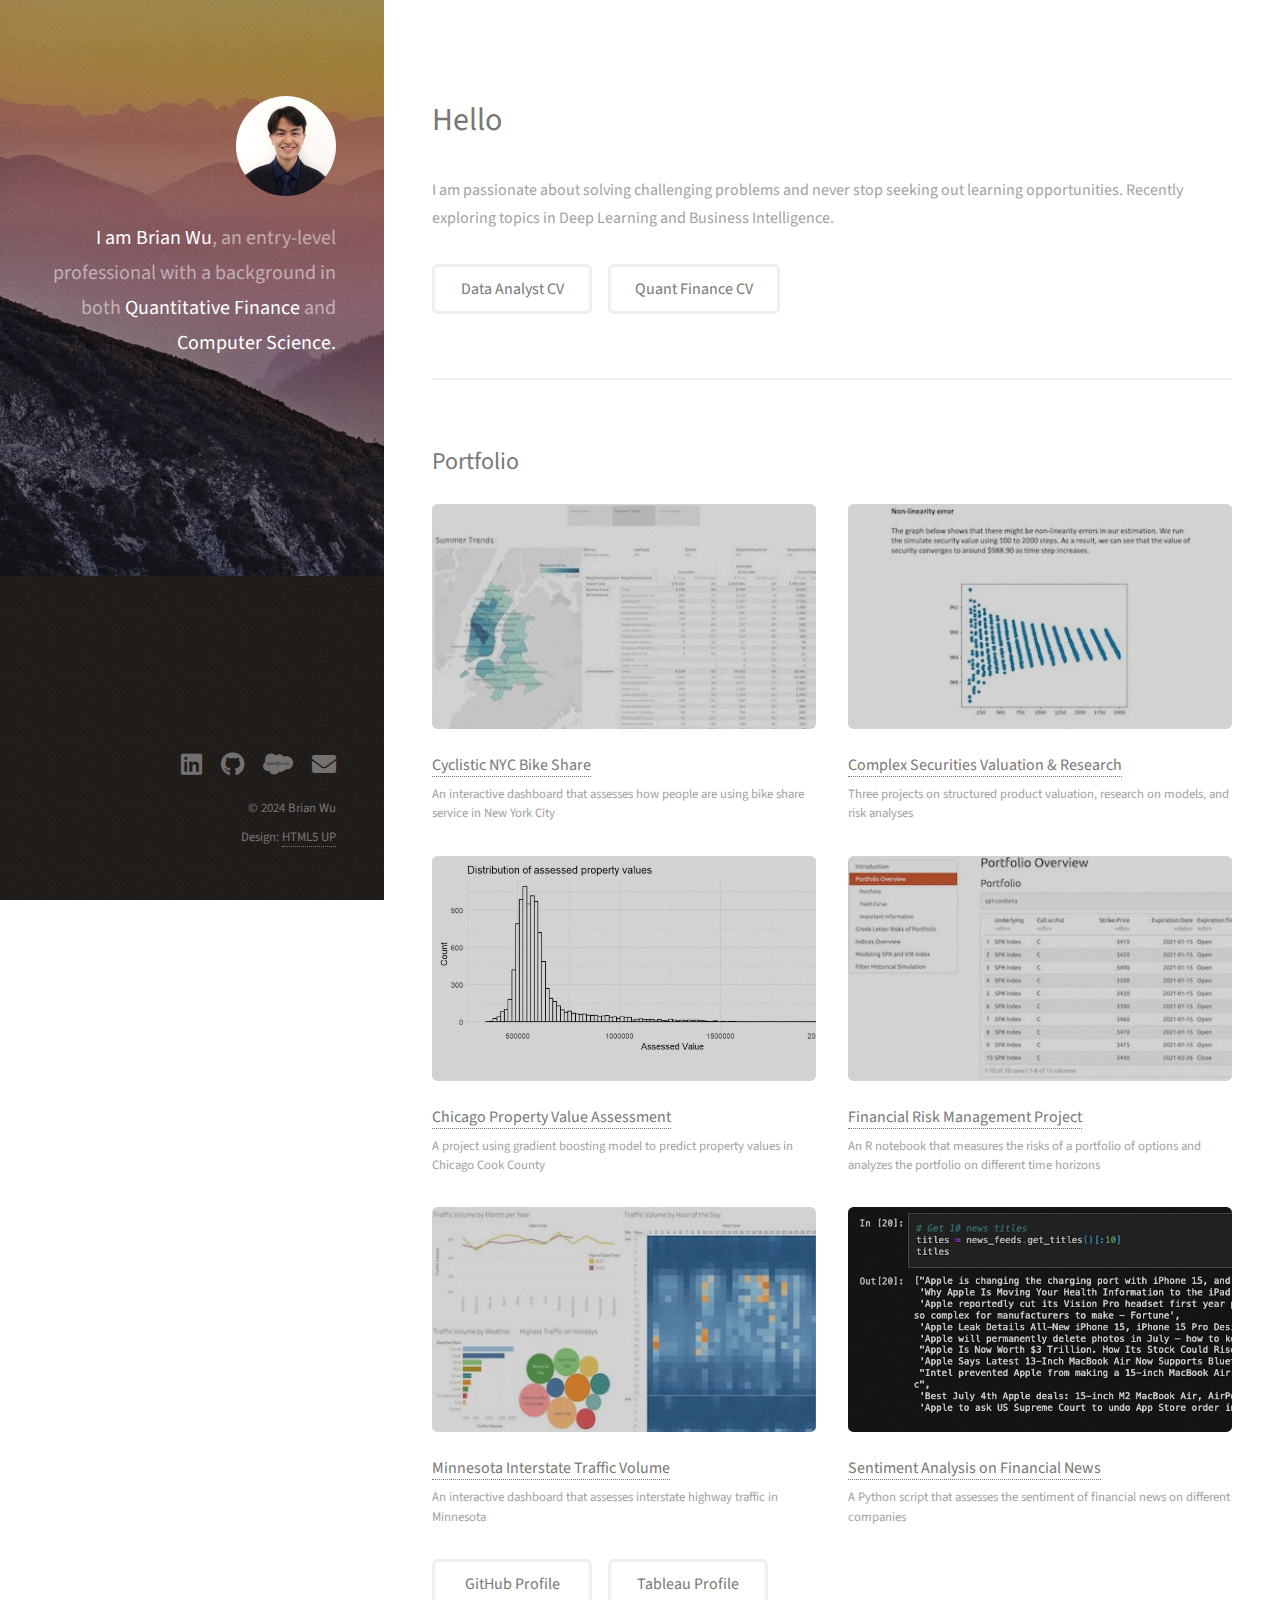
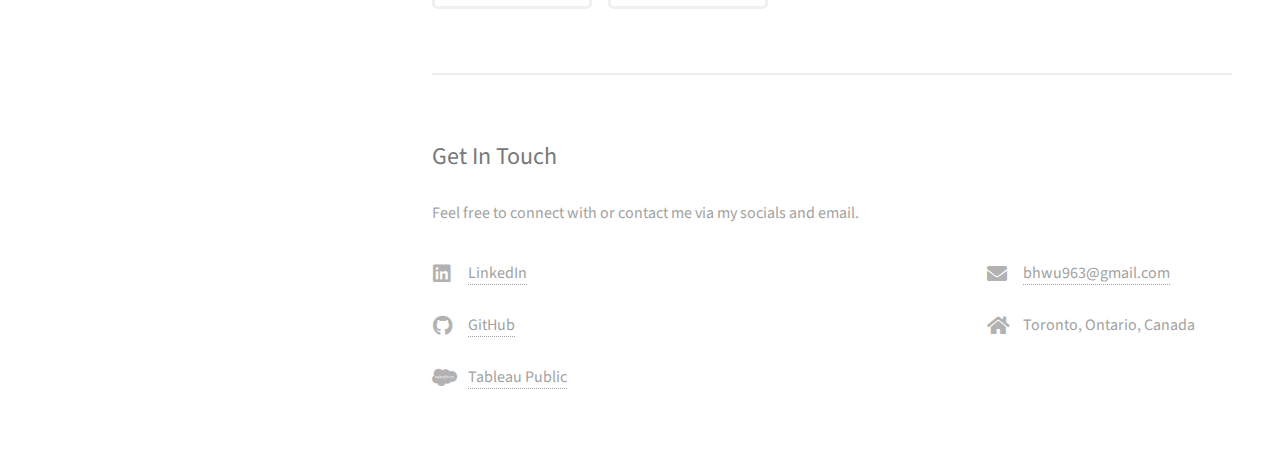
<file: index.html>
<!DOCTYPE HTML>
<!--
	Strata by HTML5 UP
	html5up.net | @ajlkn
	Free for personal and commercial use under the CCA 3.0 license (html5up.net/license)
-->
<html>
	<head>
		<title>Brian Wu</title>
		<link rel="icon" href="/images/favicon.png">
		<meta charset="utf-8" />
		<meta name="viewport" content="width=device-width, initial-scale=1, user-scalable=no" />
		<link rel="stylesheet" href="assets/css/main.css" />
	</head>
	<body class="is-preload">

		<!-- Header -->
			<header id="header">
				<div class="inner">
					<a href="#" class="image avatar"><img src="/images/avatar.jpeg" alt="" /></a>
					<h1><strong>I am Brian Wu</strong>, an entry-level<br />
						professional with a background in both
						<strong>Quantitative Finance</strong><br />
						and <strong>Computer Science.</strong><br />
					
					</h1>
				</div>
			</header>

		<!-- Main -->
			<div id="main">

				<!-- One -->
					<section id="one">
						<header class="major">
							<h2>Hello</h2>
						</header>
						<p>I am passionate about solving challenging problems and never stop seeking out learning opportunities. Recently exploring topics in Deep Learning and Business Intelligence.</p>
						<ul class="actions">
							<li><a href="/resume/res_1/Brian_Wu_Resume.pdf" target="_blank" class="button">Data Analyst CV</a></li>
							<li><a href="/resume/res_2/Brian_Wu_Resume.pdf" target="_blank" class="button">Quant Finance CV</a></li>
						</ul>
					</section>

				<!-- Two -->
					<section id="two">
						<h2>Portfolio</h2>
						<div class="row" id="build-gallery">
							<!-- <article class="col-6 col-12-xsmall work-item"> -->
								<!-- <a href="images/fulls/01.jpg" class="image fit thumb"><img src="images/thumbs/01.jpg" alt="" /></a> -->
								<!-- <h3>Magna sed consequat tempus</h3> -->
								<!-- <p>Lorem ipsum dolor sit amet nisl sed nullam feugiat.</p> -->
							<!-- </article> -->
							
						</div>
						<ul class="actions">
							<li><a href="https://github.com/BriAnWuu" target="_blank" class="button">GitHub Profile</a></li>
							<li><a href="https://public.tableau.com/app/profile/brian.w1342/" target="_blank" class="button">Tableau Profile</a></li>
						</ul>
					</section>

				<!-- Three -->
					<section id="three">
						<h2>Get In Touch</h2>
						<p>Feel free to connect with or contact me via my socials and email.</p>
						<div class="row">
							<div class="col-8 col-12-small">
								<ul class="labeled-icons">
									<li>
										<h3 class="icon brands fa-linkedin"><span class="label">LinkedIn</span></h3>
										<a href="https://www.linkedin.com/in/brianwu36/" target="_blank"><span class="label">LinkedIn</span></a>
									</li>
									<li>
										<h3 class="icon brands fa-github"><span class="label">GitHub</span></h3>
										<a href="https://github.com/BriAnWuu" target="_blank"><span class="label">GitHub</span></a>
									</li>
									<li>
										<h3 class="icon brands fa-salesforce"><span class="label">Tableau</span></h3>
										<a href="https://public.tableau.com/app/profile/brian.w1342/" target="_blank"><span class="label">Tableau Public</span></a>
									</li>
								</ul>
							</div>
							<div class="col-4 col-12-small">
								<ul class="labeled-icons">
									<li>
										<h3 class="icon solid fa-envelope"><span class="label">Email</span></h3>
										<a href="mailto:bhwu963@gmail.com">bhwu963@gmail.com</a>
									</li>
									<li>
										<h3 class="icon solid fa-home"><span class="label">Address</span></h3>
										Toronto, Ontario, Canada
									</li>
								</ul>
							</div>
						</div>
					</section>

				<!-- Four -->
				<!--
					<section id="four">
						<h2>Elements</h2>

						<section>
							<h4>Text</h4>
							<p>This is <b>bold</b> and this is <strong>strong</strong>. This is <i>italic</i> and this is <em>emphasized</em>.
							This is <sup>superscript</sup> text and this is <sub>subscript</sub> text.
							This is <u>underlined</u> and this is code: <code>for (;;) { ... }</code>. Finally, <a href="#">this is a link</a>.</p>
							<hr />
							<header>
								<h4>Heading with a Subtitle</h4>
								<p>Lorem ipsum dolor sit amet nullam id egestas urna aliquam</p>
							</header>
							<p>Nunc lacinia ante nunc ac lobortis. Interdum adipiscing gravida odio porttitor sem non mi integer non faucibus ornare mi ut ante amet placerat aliquet. Volutpat eu sed ante lacinia sapien lorem accumsan varius montes viverra nibh in adipiscing blandit tempus accumsan.</p>
							<header>
								<h5>Heading with a Subtitle</h5>
								<p>Lorem ipsum dolor sit amet nullam id egestas urna aliquam</p>
							</header>
							<p>Nunc lacinia ante nunc ac lobortis. Interdum adipiscing gravida odio porttitor sem non mi integer non faucibus ornare mi ut ante amet placerat aliquet. Volutpat eu sed ante lacinia sapien lorem accumsan varius montes viverra nibh in adipiscing blandit tempus accumsan.</p>
							<hr />
							<h2>Heading Level 2</h2>
							<h3>Heading Level 3</h3>
							<h4>Heading Level 4</h4>
							<h5>Heading Level 5</h5>
							<h6>Heading Level 6</h6>
							<hr />
							<h5>Blockquote</h5>
							<blockquote>Fringilla nisl. Donec accumsan interdum nisi, quis tincidunt felis sagittis eget tempus euismod. Vestibulum ante ipsum primis in faucibus vestibulum. Blandit adipiscing eu felis iaculis volutpat ac adipiscing accumsan faucibus. Vestibulum ante ipsum primis in faucibus lorem ipsum dolor sit amet nullam adipiscing eu felis.</blockquote>
							<h5>Preformatted</h5>
							<pre><code>i = 0;

while (!deck.isInOrder()) {
print 'Iteration ' + i;
deck.shuffle();
i++;
}

print 'It took ' + i + ' iterations to sort the deck.';</code></pre>
						</section>

						<section>
							<h4>Lists</h4>
							<div class="row">
								<div class="col-6 col-12-xsmall">
									<h5>Unordered</h5>
									<ul>
										<li>Dolor pulvinar etiam magna etiam.</li>
										<li>Sagittis adipiscing lorem eleifend.</li>
										<li>Felis enim feugiat dolore viverra.</li>
									</ul>
									<h5>Alternate</h5>
									<ul class="alt">
										<li>Dolor pulvinar etiam magna etiam.</li>
										<li>Sagittis adipiscing lorem eleifend.</li>
										<li>Felis enim feugiat dolore viverra.</li>
									</ul>
								</div>
								<div class="col-6 col-12-xsmall">
									<h5>Ordered</h5>
									<ol>
										<li>Dolor pulvinar etiam magna etiam.</li>
										<li>Etiam vel felis at lorem sed viverra.</li>
										<li>Felis enim feugiat dolore viverra.</li>
										<li>Dolor pulvinar etiam magna etiam.</li>
										<li>Etiam vel felis at lorem sed viverra.</li>
										<li>Felis enim feugiat dolore viverra.</li>
									</ol>
									<h5>Icons</h5>
									<ul class="icons">
										<li><a href="#" class="icon brands fa-twitter"><span class="label">Twitter</span></a></li>
										<li><a href="#" class="icon brands fa-facebook-f"><span class="label">Facebook</span></a></li>
										<li><a href="#" class="icon brands fa-instagram"><span class="label">Instagram</span></a></li>
										<li><a href="#" class="icon brands fa-github"><span class="label">Github</span></a></li>
										<li><a href="#" class="icon brands fa-dribbble"><span class="label">Dribbble</span></a></li>
										<li><a href="#" class="icon brands fa-tumblr"><span class="label">Tumblr</span></a></li>
									</ul>
								</div>
							</div>
							<h5>Actions</h5>
							<ul class="actions">
								<li><a href="#" class="button primary">Default</a></li>
								<li><a href="#" class="button">Default</a></li>
							</ul>
							<ul class="actions small">
								<li><a href="#" class="button primary small">Small</a></li>
								<li><a href="#" class="button small">Small</a></li>
							</ul>
							<div class="row">
								<div class="col-6 col-12-small">
									<ul class="actions stacked">
										<li><a href="#" class="button primary">Default</a></li>
										<li><a href="#" class="button">Default</a></li>
									</ul>
								</div>
								<div class="col-6 col-12-small">
									<ul class="actions stacked">
										<li><a href="#" class="button primary small">Small</a></li>
										<li><a href="#" class="button small">Small</a></li>
									</ul>
								</div>
								<div class="col-6 col-12-small">
									<ul class="actions stacked">
										<li><a href="#" class="button primary fit">Default</a></li>
										<li><a href="#" class="button fit">Default</a></li>
									</ul>
								</div>
								<div class="col-6 col-12-small">
									<ul class="actions stacked">
										<li><a href="#" class="button primary small fit">Small</a></li>
										<li><a href="#" class="button small fit">Small</a></li>
									</ul>
								</div>
							</div>
						</section>

						<section>
							<h4>Table</h4>
							<h5>Default</h5>
							<div class="table-wrapper">
								<table>
									<thead>
										<tr>
											<th>Name</th>
											<th>Description</th>
											<th>Price</th>
										</tr>
									</thead>
									<tbody>
										<tr>
											<td>Item One</td>
											<td>Ante turpis integer aliquet porttitor.</td>
											<td>29.99</td>
										</tr>
										<tr>
											<td>Item Two</td>
											<td>Vis ac commodo adipiscing arcu aliquet.</td>
											<td>19.99</td>
										</tr>
										<tr>
											<td>Item Three</td>
											<td> Morbi faucibus arcu accumsan lorem.</td>
											<td>29.99</td>
										</tr>
										<tr>
											<td>Item Four</td>
											<td>Vitae integer tempus condimentum.</td>
											<td>19.99</td>
										</tr>
										<tr>
											<td>Item Five</td>
											<td>Ante turpis integer aliquet porttitor.</td>
											<td>29.99</td>
										</tr>
									</tbody>
									<tfoot>
										<tr>
											<td colspan="2"></td>
											<td>100.00</td>
										</tr>
									</tfoot>
								</table>
							</div>

							<h5>Alternate</h5>
							<div class="table-wrapper">
								<table class="alt">
									<thead>
										<tr>
											<th>Name</th>
											<th>Description</th>
											<th>Price</th>
										</tr>
									</thead>
									<tbody>
										<tr>
											<td>Item One</td>
											<td>Ante turpis integer aliquet porttitor.</td>
											<td>29.99</td>
										</tr>
										<tr>
											<td>Item Two</td>
											<td>Vis ac commodo adipiscing arcu aliquet.</td>
											<td>19.99</td>
										</tr>
										<tr>
											<td>Item Three</td>
											<td> Morbi faucibus arcu accumsan lorem.</td>
											<td>29.99</td>
										</tr>
										<tr>
											<td>Item Four</td>
											<td>Vitae integer tempus condimentum.</td>
											<td>19.99</td>
										</tr>
										<tr>
											<td>Item Five</td>
											<td>Ante turpis integer aliquet porttitor.</td>
											<td>29.99</td>
										</tr>
									</tbody>
									<tfoot>
										<tr>
											<td colspan="2"></td>
											<td>100.00</td>
										</tr>
									</tfoot>
								</table>
							</div>
						</section>

						<section>
							<h4>Buttons</h4>
							<ul class="actions">
								<li><a href="#" class="button primary">Primary</a></li>
								<li><a href="#" class="button">Default</a></li>
							</ul>
							<ul class="actions">
								<li><a href="#" class="button large">Large</a></li>
								<li><a href="#" class="button">Default</a></li>
								<li><a href="#" class="button small">Small</a></li>
							</ul>
							<ul class="actions fit">
								<li><a href="#" class="button primary fit">Fit</a></li>
								<li><a href="#" class="button fit">Fit</a></li>
							</ul>
							<ul class="actions fit small">
								<li><a href="#" class="button primary fit small">Fit + Small</a></li>
								<li><a href="#" class="button fit small">Fit + Small</a></li>
							</ul>
							<ul class="actions">
								<li><a href="#" class="button primary icon solid fa-download">Icon</a></li>
								<li><a href="#" class="button icon solid fa-download">Icon</a></li>
							</ul>
							<ul class="actions">
								<li><span class="button primary disabled">Primary</span></li>
								<li><span class="button disabled">Default</span></li>
							</ul>
						</section>

						<section>
							<h4>Form</h4>
							<form method="post" action="#">
								<div class="row gtr-uniform gtr-50">
									<div class="col-6 col-12-xsmall">
										<input type="text" name="demo-name" id="demo-name" value="" placeholder="Name" />
									</div>
									<div class="col-6 col-12-xsmall">
										<input type="email" name="demo-email" id="demo-email" value="" placeholder="Email" />
									</div>
									<div class="col-12">
										<select name="demo-category" id="demo-category">
											<option value="">- Category -</option>
											<option value="1">Manufacturing</option>
											<option value="1">Shipping</option>
											<option value="1">Administration</option>
											<option value="1">Human Resources</option>
										</select>
									</div>
									<div class="col-4 col-12-small">
										<input type="radio" id="demo-priority-low" name="demo-priority" checked>
										<label for="demo-priority-low">Low Priority</label>
									</div>
									<div class="col-4 col-12-small">
										<input type="radio" id="demo-priority-normal" name="demo-priority">
										<label for="demo-priority-normal">Normal Priority</label>
									</div>
									<div class="col-4 col-12-small">
										<input type="radio" id="demo-priority-high" name="demo-priority">
										<label for="demo-priority-high">High Priority</label>
									</div>
									<div class="col-6 col-12-small">
										<input type="checkbox" id="demo-copy" name="demo-copy">
										<label for="demo-copy">Email me a copy of this message</label>
									</div>
									<div class="col-6 col-12-small">
										<input type="checkbox" id="demo-human" name="demo-human" checked>
										<label for="demo-human">I am a human and not a robot</label>
									</div>
									<div class="col-12">
										<textarea name="demo-message" id="demo-message" placeholder="Enter your message" rows="6"></textarea>
									</div>
									<div class="col-12">
										<ul class="actions">
											<li><input type="submit" value="Send Message" class="primary" /></li>
											<li><input type="reset" value="Reset" /></li>
										</ul>
									</div>
								</div>
							</form>
						</section>

						<section>
							<h4>Image</h4>
							<h5>Fit</h5>
							<div class="box alt">
								<div class="row gtr-50 gtr-uniform">
									<div class="col-12"><span class="image fit"><img src="images/fulls/05.jpg" alt="" /></span></div>
									<div class="col-4"><span class="image fit"><img src="images/thumbs/01.jpg" alt="" /></span></div>
									<div class="col-4"><span class="image fit"><img src="images/thumbs/02.jpg" alt="" /></span></div>
									<div class="col-4"><span class="image fit"><img src="images/thumbs/03.jpg" alt="" /></span></div>
									<div class="col-4"><span class="image fit"><img src="images/thumbs/04.jpg" alt="" /></span></div>
									<div class="col-4"><span class="image fit"><img src="images/thumbs/05.jpg" alt="" /></span></div>
									<div class="col-4"><span class="image fit"><img src="images/thumbs/06.jpg" alt="" /></span></div>
									<div class="col-4"><span class="image fit"><img src="images/thumbs/03.jpg" alt="" /></span></div>
									<div class="col-4"><span class="image fit"><img src="images/thumbs/02.jpg" alt="" /></span></div>
									<div class="col-4"><span class="image fit"><img src="images/thumbs/01.jpg" alt="" /></span></div>
								</div>
							</div>
							<h5>Left &amp; Right</h5>
							<p><span class="image left"><img src="images/avatar.jpg" alt="" /></span>Fringilla nisl. Donec accumsan interdum nisi, quis tincidunt felis sagittis eget. tempus euismod. Vestibulum ante ipsum primis in faucibus vestibulum. Blandit adipiscing eu felis iaculis volutpat ac adipiscing accumsan eu faucibus. Integer ac pellentesque praesent tincidunt felis sagittis eget. tempus euismod. Vestibulum ante ipsum primis in faucibus vestibulum. Blandit adipiscing eu felis iaculis volutpat ac adipiscing accumsan eu faucibus. Integer ac pellentesque praesent. Donec accumsan interdum nisi, quis tincidunt felis sagittis eget. tempus euismod. Vestibulum ante ipsum primis in faucibus vestibulum. Blandit adipiscing eu felis iaculis volutpat ac adipiscing accumsan eu faucibus. Integer ac pellentesque praesent tincidunt felis sagittis eget. tempus euismod. Vestibulum ante ipsum primis in faucibus vestibulum. Blandit adipiscing eu felis iaculis volutpat ac adipiscing accumsan eu faucibus. Integer ac pellentesque praesent.</p>
							<p><span class="image right"><img src="images/avatar.jpg" alt="" /></span>Fringilla nisl. Donec accumsan interdum nisi, quis tincidunt felis sagittis eget. tempus euismod. Vestibulum ante ipsum primis in faucibus vestibulum. Blandit adipiscing eu felis iaculis volutpat ac adipiscing accumsan eu faucibus. Integer ac pellentesque praesent tincidunt felis sagittis eget. tempus euismod. Vestibulum ante ipsum primis in faucibus vestibulum. Blandit adipiscing eu felis iaculis volutpat ac adipiscing accumsan eu faucibus. Integer ac pellentesque praesent. Donec accumsan interdum nisi, quis tincidunt felis sagittis eget. tempus euismod. Vestibulum ante ipsum primis in faucibus vestibulum. Blandit adipiscing eu felis iaculis volutpat ac adipiscing accumsan eu faucibus. Integer ac pellentesque praesent tincidunt felis sagittis eget. tempus euismod. Vestibulum ante ipsum primis in faucibus vestibulum. Blandit adipiscing eu felis iaculis volutpat ac adipiscing accumsan eu faucibus. Integer ac pellentesque praesent.</p>
						</section>

					</section>
				-->

			</div>

		<!-- Footer -->
			<footer id="footer">
				<div class="inner">
					<ul class="icons">
						<li><a href="https://www.linkedin.com/in/brianwu36/" target="_blank" class="icon brands fa-linkedin"><span class="label">LinkedIn</span></a></li>
						<li><a href="https://github.com/BriAnWuu" target="_blank" class="icon brands fa-github"><span class="label">Github</span></a></li>
						<li><a href="https://public.tableau.com/app/profile/brian.w1342/" target="_blank" class="icon brands fa-salesforce"><span class="label">Tableau</span></a></li>
						<li><a href="mailto:bhwu963@gmail.com?subject=Feedback" class="icon solid fa-envelope"><span class="label">Email</span></a></li>
					</ul>
					<ul class="copyright">
						<li>&copy; 2024 Brian Wu</li><li>Design: <a href="http://html5up.net">HTML5 UP</a></li>
					</ul>
				</div>
			</footer>

		<!-- Scripts -->
			<script src="assets/js/jquery.min.js"></script>
			<script src="assets/js/jquery.poptrox.min.js"></script>
			<script src="assets/js/browser.min.js"></script>
			<script src="assets/js/breakpoints.min.js"></script>
			<script src="assets/js/galleryitems.js"></script>
			<script src="assets/js/util.js"></script>
			<script src="assets/js/main.js"></script>

	</body>
</html>
</file>
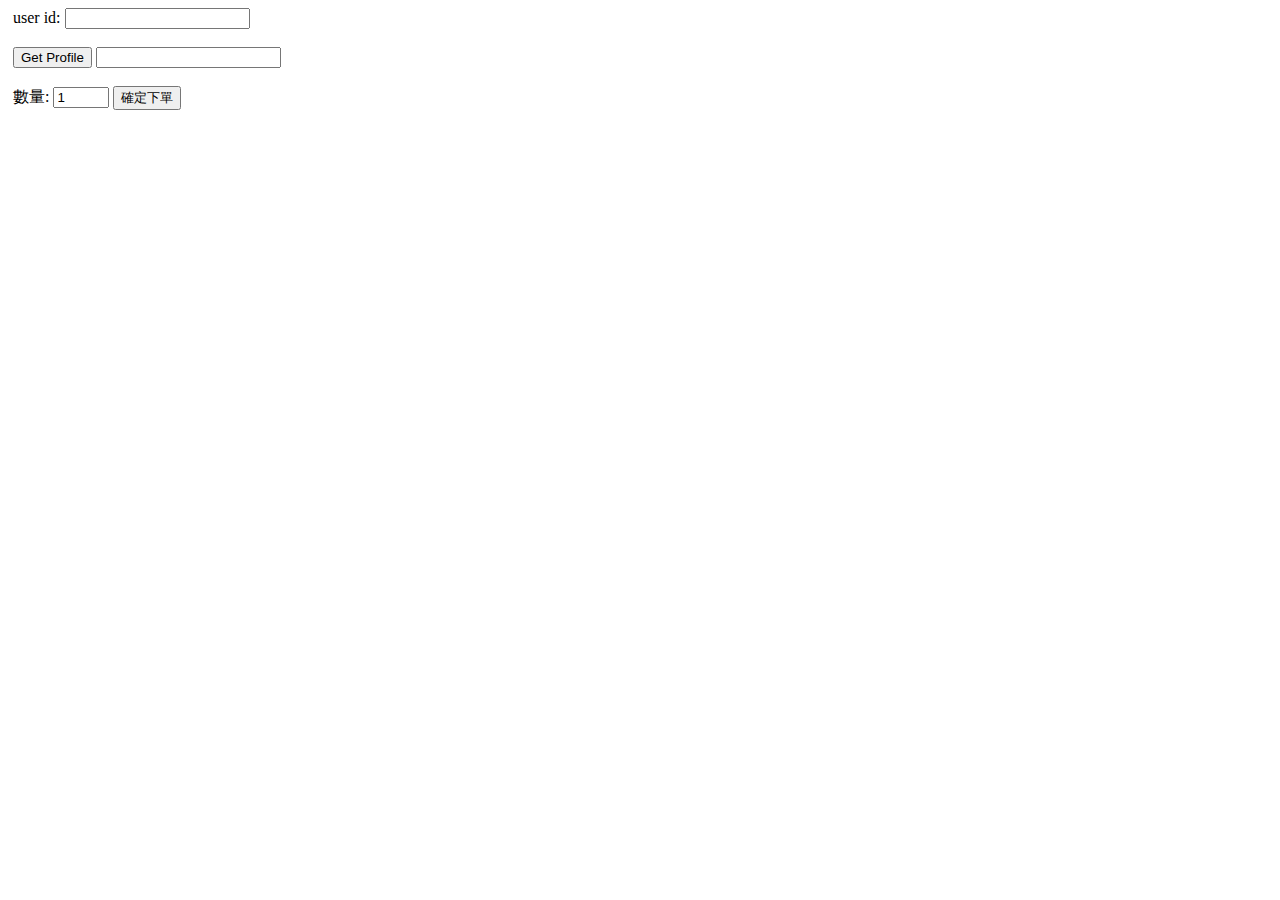
<file: webApp/index.html>
<!DOCTYPE html>
<html>
<head>
    <meta name="viewport" content="width=device-width, initial-scale=1">
    <meta http-equiv="Content-Type" content="text/html; charset=utf-8" />
    <title>test LIFF</title>
    <script src="https://d.line-scdn.net/liff/1.0/sdk.js"></script>
    
    <script>
	
	
	
        //init LIFF
        function initializeApp(data) {
            //取得QueryString
            let urlParams = new URLSearchParams(window.location.search);
            //顯示QueryString
            //$('#QueryString').val(urlParams.toString());
            //顯示UserId
            $('#userid').val(data.context.userId);
        }
        //ready
        $(function () {
            //init LIFF
            liff.init(function (data) {
                initializeApp(data);
            });
            //ButtonGetProfile
            $('#ButtonGetProfile').click(function () {
                //取得User Proile
                liff.getProfile().then(
                    profile=> {
                        //顯示在text box中
                        $('#UserInfo').val(profile.displayName);
                        //居然可以alert
                        alert('done');
                    }
                );
            });
            //Sent number
            $('#SentNum').click(function () {
                liff.sendMessages([
                 {
                     type: 'text',
                     text: $('#num').val()
                 }
                ])
               .then(() => {
                   alert('done');
               })
            });
        });
    </script>
</head>
<body>
        <div class="row">
            <div class="col-md-6" style="margin:5px">
                <label>user id:</label>
                <input class="form-control" type="text" id="userid" /><br /><br />
                
                <button class="btn btn-primary" id="ButtonGetProfile">Get Profile</button>
                <input class="form-control" type="text" id="UserInfo" /><br /><br />
                <label>數量:</label>
                <input  type="number" min="0" max="10" id="num" value="1" />
                <button class="btn btn-primary" id="SentNum"  >確定下單</button>
            </div>
        </div>
</body>
</html>
</file>
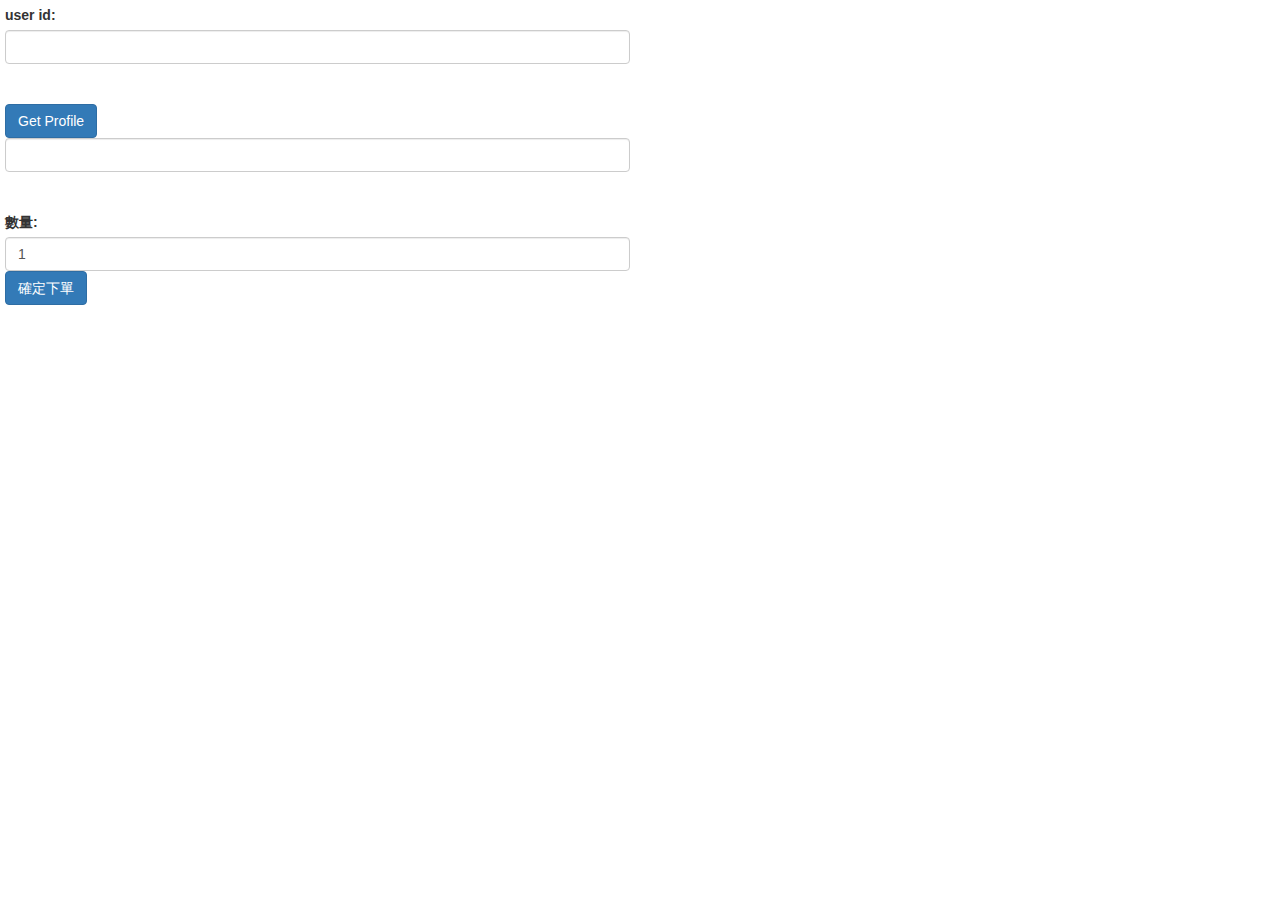
<file: liffApp.html>
<!DOCTYPE html>
<html>
<head>
    <meta name="viewport" content="width=device-width, initial-scale=1">
    <meta http-equiv="Content-Type" content="text/html; charset=utf-8" />
    <title>test LIFF</title>
    <script src="https://d.line-scdn.net/liff/1.0/sdk.js"></script>
    <script src="Scripts/jquery-3.3.1.min.js"></script>
    <script src="Scripts/bootstrap.min.js"></script>
    <link href="Content/bootstrap.min.css" rel="stylesheet" />
    <script>
        //init LIFF
        function initializeApp(data) {
            //取得QueryString
            let urlParams = new URLSearchParams(window.location.search);
            //顯示QueryString
            $('#QueryString').val(urlParams.toString());
            //顯示UserId
            $('#userid').val(data.context.userId);
        }
        //ready
        $(function () {
            //init LIFF
            liff.init(function (data) {
                initializeApp(data);
            });
            //ButtonGetProfile
            $('#ButtonGetProfile').click(function () {
                //取得User Proile
                liff.getProfile().then(
                    profile=> {
                        //顯示在text box中
                        $('#UserInfo').val(profile.displayName);
                        //居然可以alert
                        alert('done');
                    }
                );
            });
            //Sent number
            $('#SentNum').click(function () {
                liff.sendMessages([
                 {
                     type: 'text',
                     text: $('#num').val()
                 }
                ])
               .then(() => {
                   alert('done');
               })
            });
        });
    </script>
</head>
<body>
        <div class="row">
            <div class="col-md-6" style="margin:5px">
                <label>user id:</label>
                <input class="form-control" type="text" id="userid" /><br /><br />
                
                <button class="btn btn-primary" id="ButtonGetProfile">Get Profile</button>
                <input class="form-control" type="text" id="UserInfo" /><br /><br />
                <label>數量:</label>
                <input class="form-control" type="number" min="0" max="10" id="num" value="1" />
                <button class="btn btn-primary" id="SentNum"  >確定下單</button>
            </div>
        </div>
</body>
</html>
</file>
<file: assets/css/main.css>
@import url("fontawesome-all.min.css");
@import url("https://fonts.googleapis.com/css?family=Source+Sans+Pro:400,400italic");

/*
	Strata by HTML5 UP
	html5up.net | @ajlkn
	Free for personal and commercial use under the CCA 3.0 license (html5up.net/license)
*/

html, body, div, span, applet, object,
iframe, h1, h2, h3, h4, h5, h6, p, blockquote,
pre, a, abbr, acronym, address, big, cite,
code, del, dfn, em, img, ins, kbd, q, s, samp,
small, strike, strong, sub, sup, tt, var, b,
u, i, center, dl, dt, dd, ol, ul, li, fieldset,
form, label, legend, table, caption, tbody,
tfoot, thead, tr, th, td, article, aside,
canvas, details, embed, figure, figcaption,
footer, header, hgroup, menu, nav, output, ruby,
section, summary, time, mark, audio, video {
	margin: 0;
	padding: 0;
	border: 0;
	font-size: 100%;
	font: inherit;
	vertical-align: baseline;}

article, aside, details, figcaption, figure,
footer, header, hgroup, menu, nav, section {
	display: block;}

body {
	line-height: 1;
}

ol, ul {
	list-style: none;
}

blockquote, q {
	quotes: none;
}

	blockquote:before, blockquote:after, q:before, q:after {
		content: '';
		content: none;
	}

table {
	border-collapse: collapse;
	border-spacing: 0;
}

body {
	-webkit-text-size-adjust: none;
}

mark {
	background-color: transparent;
	color: inherit;
}

input::-moz-focus-inner {
	border: 0;
	padding: 0;
}

input, select, textarea {
	-moz-appearance: none;
	-webkit-appearance: none;
	-ms-appearance: none;
	appearance: none;
}

/* Basic */

	html {
		box-sizing: border-box;
	}

	*, *:before, *:after {
		box-sizing: inherit;
	}

	body {
		background: #fff;
	}

		body.is-preload *, body.is-preload *:before, body.is-preload *:after {
			-moz-animation: none !important;
			-webkit-animation: none !important;
			-ms-animation: none !important;
			animation: none !important;
			-moz-transition: none !important;
			-webkit-transition: none !important;
			-ms-transition: none !important;
			transition: none !important;
		}

	body, input, select, textarea {
		color: #a2a2a2;
		font-family: "Source Sans Pro", Helvetica, sans-serif;
		font-size: 16pt;
		font-weight: 400;
		line-height: 1.75em;
	}

	a {
		-moz-transition: color 0.2s ease-in-out, border-color 0.2s ease-in-out;
		-webkit-transition: color 0.2s ease-in-out, border-color 0.2s ease-in-out;
		-ms-transition: color 0.2s ease-in-out, border-color 0.2s ease-in-out;
		transition: color 0.2s ease-in-out, border-color 0.2s ease-in-out;
		border-bottom: dotted 1px;
		color: #49bf9d;
		text-decoration: none;
	}

		a:hover {
			border-bottom-color: transparent;
			color: #49bf9d !important;
			text-decoration: none;
		}

	strong, b {
		color: #787878;
		font-weight: 400;
	}

	em, i {
		font-style: italic;
	}

	p {
		margin: 0 0 2em 0;
	}

	h1, h2, h3, h4, h5, h6 {
		color: #787878;
		font-weight: 400;
		line-height: 1em;
		margin: 0 0 1em 0;
	}

		h1 a, h2 a, h3 a, h4 a, h5 a, h6 a {
			color: inherit;
			text-decoration: none;
		}

	h1 {
		font-size: 2em;
		line-height: 1.5em;
	}

	h2 {
		font-size: 1.5em;
		line-height: 1.5em;
	}

	h3 {
		font-size: 1.25em;
		line-height: 1.5em;
	}

	h4 {
		font-size: 1.1em;
		line-height: 1.5em;
	}

	h5 {
		font-size: 0.9em;
		line-height: 1.5em;
	}

	h6 {
		font-size: 0.7em;
		line-height: 1.5em;
	}

	sub {
		font-size: 0.8em;
		position: relative;
		top: 0.5em;
	}

	sup {
		font-size: 0.8em;
		position: relative;
		top: -0.5em;
	}

	hr {
		border: 0;
		border-bottom: solid 2px #efefef;
		margin: 2em 0;
	}

		hr.major {
			margin: 3em 0;
		}

	blockquote {
		border-left: solid 6px #efefef;
		font-style: italic;
		margin: 0 0 2em 0;
		padding: 0.5em 0 0.5em 1.5em;
	}

	code {
		background: #f7f7f7;
		border-radius: 0.35em;
		border: solid 2px #efefef;
		font-family: "Courier New", monospace;
		font-size: 0.9em;
		margin: 0 0.25em;
		padding: 0.25em 0.65em;
	}

	pre {
		-webkit-overflow-scrolling: touch;
		font-family: "Courier New", monospace;
		font-size: 0.9em;
		margin: 0 0 2em 0;
	}

		pre code {
			display: block;
			line-height: 1.75em;
			padding: 1em 1.5em;
			overflow-x: auto;
		}

	.align-left {
		text-align: left;
	}

	.align-center {
		text-align: center;
	}

	.align-right {
		text-align: right;
	}

/* Container */

	.container {
		margin: 0 auto;
		max-width: calc(100% - 4em);
		width: 100%;
	}

		.container.xsmall {
			width: 25%;
		}

		.container.small {
			width: 50%;
		}

		.container.medium {
			width: 75%;
		}

		.container.large {
			width: 125%;
		}

		.container.xlarge {
			width: 150%;
		}

		.container.max {
			width: 100%;
		}

		@media screen and (max-width: 980px) {

			.container {
				width: 100% !important;
				max-width: 100% !important;
			}

		}

		@media screen and (max-width: 480px) {

			.container {
				max-width: calc(100% - 3em);
			}

		}

/* Row */

	.row {
		display: flex;
		flex-wrap: wrap;
		box-sizing: border-box;
		align-items: stretch;
	}

		.row > * {
			box-sizing: border-box;
		}

		.row.gtr-uniform > * > :last-child {
			margin-bottom: 0;
		}

		.row.aln-left {
			justify-content: flex-start;
		}

		.row.aln-center {
			justify-content: center;
		}

		.row.aln-right {
			justify-content: flex-end;
		}

		.row.aln-top {
			align-items: flex-start;
		}

		.row.aln-middle {
			align-items: center;
		}

		.row.aln-bottom {
			align-items: flex-end;
		}

		.row > .imp {
			order: -1;
		}

		.row > .col-1 {
			width: 8.33333%;
		}

		.row > .off-1 {
			margin-left: 8.33333%;
		}

		.row > .col-2 {
			width: 16.66667%;
		}

		.row > .off-2 {
			margin-left: 16.66667%;
		}

		.row > .col-3 {
			width: 25%;
		}

		.row > .off-3 {
			margin-left: 25%;
		}

		.row > .col-4 {
			width: 33.33333%;
		}

		.row > .off-4 {
			margin-left: 33.33333%;
		}

		.row > .col-5 {
			width: 41.66667%;
		}

		.row > .off-5 {
			margin-left: 41.66667%;
		}

		.row > .col-6 {
			width: 50%;
		}

		.row > .off-6 {
			margin-left: 50%;
		}

		.row > .col-7 {
			width: 58.33333%;
		}

		.row > .off-7 {
			margin-left: 58.33333%;
		}

		.row > .col-8 {
			width: 66.66667%;
		}

		.row > .off-8 {
			margin-left: 66.66667%;
		}

		.row > .col-9 {
			width: 75%;
		}

		.row > .off-9 {
			margin-left: 75%;
		}

		.row > .col-10 {
			width: 83.33333%;
		}

		.row > .off-10 {
			margin-left: 83.33333%;
		}

		.row > .col-11 {
			width: 91.66667%;
		}

		.row > .off-11 {
			margin-left: 91.66667%;
		}

		.row > .col-12 {
			width: 100%;
		}

		.row > .off-12 {
			margin-left: 100%;
		}

		.row.gtr-0 {
			margin-top: 0;
			margin-left: 0em;
		}

			.row.gtr-0 > * {
				padding: 0 0 0 0em;
			}

			.row.gtr-0.gtr-uniform {
				margin-top: 0em;
			}

				.row.gtr-0.gtr-uniform > * {
					padding-top: 0em;
				}

		.row.gtr-25 {
			margin-top: 0;
			margin-left: -0.625em;
		}

			.row.gtr-25 > * {
				padding: 0 0 0 0.625em;
			}

			.row.gtr-25.gtr-uniform {
				margin-top: -0.625em;
			}

				.row.gtr-25.gtr-uniform > * {
					padding-top: 0.625em;
				}

		.row.gtr-50 {
			margin-top: 0;
			margin-left: -1.25em;
		}

			.row.gtr-50 > * {
				padding: 0 0 0 1.25em;
			}

			.row.gtr-50.gtr-uniform {
				margin-top: -1.25em;
			}

				.row.gtr-50.gtr-uniform > * {
					padding-top: 1.25em;
				}

		.row {
			margin-top: 0;
			margin-left: -2.5em;
		}

			.row > * {
				padding: 0 0 0 2.5em;
			}

			.row.gtr-uniform {
				margin-top: -2.5em;
			}

				.row.gtr-uniform > * {
					padding-top: 2.5em;
				}

		.row.gtr-150 {
			margin-top: 0;
			margin-left: -3.75em;
		}

			.row.gtr-150 > * {
				padding: 0 0 0 3.75em;
			}

			.row.gtr-150.gtr-uniform {
				margin-top: -3.75em;
			}

				.row.gtr-150.gtr-uniform > * {
					padding-top: 3.75em;
				}

		.row.gtr-200 {
			margin-top: 0;
			margin-left: -5em;
		}

			.row.gtr-200 > * {
				padding: 0 0 0 5em;
			}

			.row.gtr-200.gtr-uniform {
				margin-top: -5em;
			}

				.row.gtr-200.gtr-uniform > * {
					padding-top: 5em;
				}

		@media screen and (max-width: 1800px) {

			.row {
				display: flex;
				flex-wrap: wrap;
				box-sizing: border-box;
				align-items: stretch;
			}

				.row > * {
					box-sizing: border-box;
				}

				.row.gtr-uniform > * > :last-child {
					margin-bottom: 0;
				}

				.row.aln-left {
					justify-content: flex-start;
				}

				.row.aln-center {
					justify-content: center;
				}

				.row.aln-right {
					justify-content: flex-end;
				}

				.row.aln-top {
					align-items: flex-start;
				}

				.row.aln-middle {
					align-items: center;
				}

				.row.aln-bottom {
					align-items: flex-end;
				}

				.row > .imp-xlarge {
					order: -1;
				}

				.row > .col-1-xlarge {
					width: 8.33333%;
				}

				.row > .off-1-xlarge {
					margin-left: 8.33333%;
				}

				.row > .col-2-xlarge {
					width: 16.66667%;
				}

				.row > .off-2-xlarge {
					margin-left: 16.66667%;
				}

				.row > .col-3-xlarge {
					width: 25%;
				}

				.row > .off-3-xlarge {
					margin-left: 25%;
				}

				.row > .col-4-xlarge {
					width: 33.33333%;
				}

				.row > .off-4-xlarge {
					margin-left: 33.33333%;
				}

				.row > .col-5-xlarge {
					width: 41.66667%;
				}

				.row > .off-5-xlarge {
					margin-left: 41.66667%;
				}

				.row > .col-6-xlarge {
					width: 50%;
				}

				.row > .off-6-xlarge {
					margin-left: 50%;
				}

				.row > .col-7-xlarge {
					width: 58.33333%;
				}

				.row > .off-7-xlarge {
					margin-left: 58.33333%;
				}

				.row > .col-8-xlarge {
					width: 66.66667%;
				}

				.row > .off-8-xlarge {
					margin-left: 66.66667%;
				}

				.row > .col-9-xlarge {
					width: 75%;
				}

				.row > .off-9-xlarge {
					margin-left: 75%;
				}

				.row > .col-10-xlarge {
					width: 83.33333%;
				}

				.row > .off-10-xlarge {
					margin-left: 83.33333%;
				}

				.row > .col-11-xlarge {
					width: 91.66667%;
				}

				.row > .off-11-xlarge {
					margin-left: 91.66667%;
				}

				.row > .col-12-xlarge {
					width: 100%;
				}

				.row > .off-12-xlarge {
					margin-left: 100%;
				}

				.row.gtr-0 {
					margin-top: 0;
					margin-left: 0em;
				}

					.row.gtr-0 > * {
						padding: 0 0 0 0em;
					}

					.row.gtr-0.gtr-uniform {
						margin-top: 0em;
					}

						.row.gtr-0.gtr-uniform > * {
							padding-top: 0em;
						}

				.row.gtr-25 {
					margin-top: 0;
					margin-left: -0.625em;
				}

					.row.gtr-25 > * {
						padding: 0 0 0 0.625em;
					}

					.row.gtr-25.gtr-uniform {
						margin-top: -0.625em;
					}

						.row.gtr-25.gtr-uniform > * {
							padding-top: 0.625em;
						}

				.row.gtr-50 {
					margin-top: 0;
					margin-left: -1.25em;
				}

					.row.gtr-50 > * {
						padding: 0 0 0 1.25em;
					}

					.row.gtr-50.gtr-uniform {
						margin-top: -1.25em;
					}

						.row.gtr-50.gtr-uniform > * {
							padding-top: 1.25em;
						}

				.row {
					margin-top: 0;
					margin-left: -2.5em;
				}

					.row > * {
						padding: 0 0 0 2.5em;
					}

					.row.gtr-uniform {
						margin-top: -2.5em;
					}

						.row.gtr-uniform > * {
							padding-top: 2.5em;
						}

				.row.gtr-150 {
					margin-top: 0;
					margin-left: -3.75em;
				}

					.row.gtr-150 > * {
						padding: 0 0 0 3.75em;
					}

					.row.gtr-150.gtr-uniform {
						margin-top: -3.75em;
					}

						.row.gtr-150.gtr-uniform > * {
							padding-top: 3.75em;
						}

				.row.gtr-200 {
					margin-top: 0;
					margin-left: -5em;
				}

					.row.gtr-200 > * {
						padding: 0 0 0 5em;
					}

					.row.gtr-200.gtr-uniform {
						margin-top: -5em;
					}

						.row.gtr-200.gtr-uniform > * {
							padding-top: 5em;
						}

		}

		@media screen and (max-width: 1280px) {

			.row {
				display: flex;
				flex-wrap: wrap;
				box-sizing: border-box;
				align-items: stretch;
			}

				.row > * {
					box-sizing: border-box;
				}

				.row.gtr-uniform > * > :last-child {
					margin-bottom: 0;
				}

				.row.aln-left {
					justify-content: flex-start;
				}

				.row.aln-center {
					justify-content: center;
				}

				.row.aln-right {
					justify-content: flex-end;
				}

				.row.aln-top {
					align-items: flex-start;
				}

				.row.aln-middle {
					align-items: center;
				}

				.row.aln-bottom {
					align-items: flex-end;
				}

				.row > .imp-large {
					order: -1;
				}

				.row > .col-1-large {
					width: 8.33333%;
				}

				.row > .off-1-large {
					margin-left: 8.33333%;
				}

				.row > .col-2-large {
					width: 16.66667%;
				}

				.row > .off-2-large {
					margin-left: 16.66667%;
				}

				.row > .col-3-large {
					width: 25%;
				}

				.row > .off-3-large {
					margin-left: 25%;
				}

				.row > .col-4-large {
					width: 33.33333%;
				}

				.row > .off-4-large {
					margin-left: 33.33333%;
				}

				.row > .col-5-large {
					width: 41.66667%;
				}

				.row > .off-5-large {
					margin-left: 41.66667%;
				}

				.row > .col-6-large {
					width: 50%;
				}

				.row > .off-6-large {
					margin-left: 50%;
				}

				.row > .col-7-large {
					width: 58.33333%;
				}

				.row > .off-7-large {
					margin-left: 58.33333%;
				}

				.row > .col-8-large {
					width: 66.66667%;
				}

				.row > .off-8-large {
					margin-left: 66.66667%;
				}

				.row > .col-9-large {
					width: 75%;
				}

				.row > .off-9-large {
					margin-left: 75%;
				}

				.row > .col-10-large {
					width: 83.33333%;
				}

				.row > .off-10-large {
					margin-left: 83.33333%;
				}

				.row > .col-11-large {
					width: 91.66667%;
				}

				.row > .off-11-large {
					margin-left: 91.66667%;
				}

				.row > .col-12-large {
					width: 100%;
				}

				.row > .off-12-large {
					margin-left: 100%;
				}

				.row.gtr-0 {
					margin-top: 0;
					margin-left: 0em;
				}

					.row.gtr-0 > * {
						padding: 0 0 0 0em;
					}

					.row.gtr-0.gtr-uniform {
						margin-top: 0em;
					}

						.row.gtr-0.gtr-uniform > * {
							padding-top: 0em;
						}

				.row.gtr-25 {
					margin-top: 0;
					margin-left: -0.5em;
				}

					.row.gtr-25 > * {
						padding: 0 0 0 0.5em;
					}

					.row.gtr-25.gtr-uniform {
						margin-top: -0.5em;
					}

						.row.gtr-25.gtr-uniform > * {
							padding-top: 0.5em;
						}

				.row.gtr-50 {
					margin-top: 0;
					margin-left: -1em;
				}

					.row.gtr-50 > * {
						padding: 0 0 0 1em;
					}

					.row.gtr-50.gtr-uniform {
						margin-top: -1em;
					}

						.row.gtr-50.gtr-uniform > * {
							padding-top: 1em;
						}

				.row {
					margin-top: 0;
					margin-left: -2em;
				}

					.row > * {
						padding: 0 0 0 2em;
					}

					.row.gtr-uniform {
						margin-top: -2em;
					}

						.row.gtr-uniform > * {
							padding-top: 2em;
						}

				.row.gtr-150 {
					margin-top: 0;
					margin-left: -3em;
				}

					.row.gtr-150 > * {
						padding: 0 0 0 3em;
					}

					.row.gtr-150.gtr-uniform {
						margin-top: -3em;
					}

						.row.gtr-150.gtr-uniform > * {
							padding-top: 3em;
						}

				.row.gtr-200 {
					margin-top: 0;
					margin-left: -4em;
				}

					.row.gtr-200 > * {
						padding: 0 0 0 4em;
					}

					.row.gtr-200.gtr-uniform {
						margin-top: -4em;
					}

						.row.gtr-200.gtr-uniform > * {
							padding-top: 4em;
						}

		}

		@media screen and (max-width: 980px) {

			.row {
				display: flex;
				flex-wrap: wrap;
				box-sizing: border-box;
				align-items: stretch;
			}

				.row > * {
					box-sizing: border-box;
				}

				.row.gtr-uniform > * > :last-child {
					margin-bottom: 0;
				}

				.row.aln-left {
					justify-content: flex-start;
				}

				.row.aln-center {
					justify-content: center;
				}

				.row.aln-right {
					justify-content: flex-end;
				}

				.row.aln-top {
					align-items: flex-start;
				}

				.row.aln-middle {
					align-items: center;
				}

				.row.aln-bottom {
					align-items: flex-end;
				}

				.row > .imp-medium {
					order: -1;
				}

				.row > .col-1-medium {
					width: 8.33333%;
				}

				.row > .off-1-medium {
					margin-left: 8.33333%;
				}

				.row > .col-2-medium {
					width: 16.66667%;
				}

				.row > .off-2-medium {
					margin-left: 16.66667%;
				}

				.row > .col-3-medium {
					width: 25%;
				}

				.row > .off-3-medium {
					margin-left: 25%;
				}

				.row > .col-4-medium {
					width: 33.33333%;
				}

				.row > .off-4-medium {
					margin-left: 33.33333%;
				}

				.row > .col-5-medium {
					width: 41.66667%;
				}

				.row > .off-5-medium {
					margin-left: 41.66667%;
				}

				.row > .col-6-medium {
					width: 50%;
				}

				.row > .off-6-medium {
					margin-left: 50%;
				}

				.row > .col-7-medium {
					width: 58.33333%;
				}

				.row > .off-7-medium {
					margin-left: 58.33333%;
				}

				.row > .col-8-medium {
					width: 66.66667%;
				}

				.row > .off-8-medium {
					margin-left: 66.66667%;
				}

				.row > .col-9-medium {
					width: 75%;
				}

				.row > .off-9-medium {
					margin-left: 75%;
				}

				.row > .col-10-medium {
					width: 83.33333%;
				}

				.row > .off-10-medium {
					margin-left: 83.33333%;
				}

				.row > .col-11-medium {
					width: 91.66667%;
				}

				.row > .off-11-medium {
					margin-left: 91.66667%;
				}

				.row > .col-12-medium {
					width: 100%;
				}

				.row > .off-12-medium {
					margin-left: 100%;
				}

				.row.gtr-0 {
					margin-top: 0;
					margin-left: 0em;
				}

					.row.gtr-0 > * {
						padding: 0 0 0 0em;
					}

					.row.gtr-0.gtr-uniform {
						margin-top: 0em;
					}

						.row.gtr-0.gtr-uniform > * {
							padding-top: 0em;
						}

				.row.gtr-25 {
					margin-top: 0;
					margin-left: -0.5em;
				}

					.row.gtr-25 > * {
						padding: 0 0 0 0.5em;
					}

					.row.gtr-25.gtr-uniform {
						margin-top: -0.5em;
					}

						.row.gtr-25.gtr-uniform > * {
							padding-top: 0.5em;
						}

				.row.gtr-50 {
					margin-top: 0;
					margin-left: -1em;
				}

					.row.gtr-50 > * {
						padding: 0 0 0 1em;
					}

					.row.gtr-50.gtr-uniform {
						margin-top: -1em;
					}

						.row.gtr-50.gtr-uniform > * {
							padding-top: 1em;
						}

				.row {
					margin-top: 0;
					margin-left: -2em;
				}

					.row > * {
						padding: 0 0 0 2em;
					}

					.row.gtr-uniform {
						margin-top: -2em;
					}

						.row.gtr-uniform > * {
							padding-top: 2em;
						}

				.row.gtr-150 {
					margin-top: 0;
					margin-left: -3em;
				}

					.row.gtr-150 > * {
						padding: 0 0 0 3em;
					}

					.row.gtr-150.gtr-uniform {
						margin-top: -3em;
					}

						.row.gtr-150.gtr-uniform > * {
							padding-top: 3em;
						}

				.row.gtr-200 {
					margin-top: 0;
					margin-left: -4em;
				}

					.row.gtr-200 > * {
						padding: 0 0 0 4em;
					}

					.row.gtr-200.gtr-uniform {
						margin-top: -4em;
					}

						.row.gtr-200.gtr-uniform > * {
							padding-top: 4em;
						}

		}

		@media screen and (max-width: 736px) {

			.row {
				display: flex;
				flex-wrap: wrap;
				box-sizing: border-box;
				align-items: stretch;
			}

				.row > * {
					box-sizing: border-box;
				}

				.row.gtr-uniform > * > :last-child {
					margin-bottom: 0;
				}

				.row.aln-left {
					justify-content: flex-start;
				}

				.row.aln-center {
					justify-content: center;
				}

				.row.aln-right {
					justify-content: flex-end;
				}

				.row.aln-top {
					align-items: flex-start;
				}

				.row.aln-middle {
					align-items: center;
				}

				.row.aln-bottom {
					align-items: flex-end;
				}

				.row > .imp-small {
					order: -1;
				}

				.row > .col-1-small {
					width: 8.33333%;
				}

				.row > .off-1-small {
					margin-left: 8.33333%;
				}

				.row > .col-2-small {
					width: 16.66667%;
				}

				.row > .off-2-small {
					margin-left: 16.66667%;
				}

				.row > .col-3-small {
					width: 25%;
				}

				.row > .off-3-small {
					margin-left: 25%;
				}

				.row > .col-4-small {
					width: 33.33333%;
				}

				.row > .off-4-small {
					margin-left: 33.33333%;
				}

				.row > .col-5-small {
					width: 41.66667%;
				}

				.row > .off-5-small {
					margin-left: 41.66667%;
				}

				.row > .col-6-small {
					width: 50%;
				}

				.row > .off-6-small {
					margin-left: 50%;
				}

				.row > .col-7-small {
					width: 58.33333%;
				}

				.row > .off-7-small {
					margin-left: 58.33333%;
				}

				.row > .col-8-small {
					width: 66.66667%;
				}

				.row > .off-8-small {
					margin-left: 66.66667%;
				}

				.row > .col-9-small {
					width: 75%;
				}

				.row > .off-9-small {
					margin-left: 75%;
				}

				.row > .col-10-small {
					width: 83.33333%;
				}

				.row > .off-10-small {
					margin-left: 83.33333%;
				}

				.row > .col-11-small {
					width: 91.66667%;
				}

				.row > .off-11-small {
					margin-left: 91.66667%;
				}

				.row > .col-12-small {
					width: 100%;
				}

				.row > .off-12-small {
					margin-left: 100%;
				}

				.row.gtr-0 {
					margin-top: 0;
					margin-left: 0em;
				}

					.row.gtr-0 > * {
						padding: 0 0 0 0em;
					}

					.row.gtr-0.gtr-uniform {
						margin-top: 0em;
					}

						.row.gtr-0.gtr-uniform > * {
							padding-top: 0em;
						}

				.row.gtr-25 {
					margin-top: 0;
					margin-left: -0.375em;
				}

					.row.gtr-25 > * {
						padding: 0 0 0 0.375em;
					}

					.row.gtr-25.gtr-uniform {
						margin-top: -0.375em;
					}

						.row.gtr-25.gtr-uniform > * {
							padding-top: 0.375em;
						}

				.row.gtr-50 {
					margin-top: 0;
					margin-left: -0.75em;
				}

					.row.gtr-50 > * {
						padding: 0 0 0 0.75em;
					}

					.row.gtr-50.gtr-uniform {
						margin-top: -0.75em;
					}

						.row.gtr-50.gtr-uniform > * {
							padding-top: 0.75em;
						}

				.row {
					margin-top: 0;
					margin-left: -1.5em;
				}

					.row > * {
						padding: 0 0 0 1.5em;
					}

					.row.gtr-uniform {
						margin-top: -1.5em;
					}

						.row.gtr-uniform > * {
							padding-top: 1.5em;
						}

				.row.gtr-150 {
					margin-top: 0;
					margin-left: -2.25em;
				}

					.row.gtr-150 > * {
						padding: 0 0 0 2.25em;
					}

					.row.gtr-150.gtr-uniform {
						margin-top: -2.25em;
					}

						.row.gtr-150.gtr-uniform > * {
							padding-top: 2.25em;
						}

				.row.gtr-200 {
					margin-top: 0;
					margin-left: -3em;
				}

					.row.gtr-200 > * {
						padding: 0 0 0 3em;
					}

					.row.gtr-200.gtr-uniform {
						margin-top: -3em;
					}

						.row.gtr-200.gtr-uniform > * {
							padding-top: 3em;
						}

		}

		@media screen and (max-width: 480px) {

			.row {
				display: flex;
				flex-wrap: wrap;
				box-sizing: border-box;
				align-items: stretch;
			}

				.row > * {
					box-sizing: border-box;
				}

				.row.gtr-uniform > * > :last-child {
					margin-bottom: 0;
				}

				.row.aln-left {
					justify-content: flex-start;
				}

				.row.aln-center {
					justify-content: center;
				}

				.row.aln-right {
					justify-content: flex-end;
				}

				.row.aln-top {
					align-items: flex-start;
				}

				.row.aln-middle {
					align-items: center;
				}

				.row.aln-bottom {
					align-items: flex-end;
				}

				.row > .imp-xsmall {
					order: -1;
				}

				.row > .col-1-xsmall {
					width: 8.33333%;
				}

				.row > .off-1-xsmall {
					margin-left: 8.33333%;
				}

				.row > .col-2-xsmall {
					width: 16.66667%;
				}

				.row > .off-2-xsmall {
					margin-left: 16.66667%;
				}

				.row > .col-3-xsmall {
					width: 25%;
				}

				.row > .off-3-xsmall {
					margin-left: 25%;
				}

				.row > .col-4-xsmall {
					width: 33.33333%;
				}

				.row > .off-4-xsmall {
					margin-left: 33.33333%;
				}

				.row > .col-5-xsmall {
					width: 41.66667%;
				}

				.row > .off-5-xsmall {
					margin-left: 41.66667%;
				}

				.row > .col-6-xsmall {
					width: 50%;
				}

				.row > .off-6-xsmall {
					margin-left: 50%;
				}

				.row > .col-7-xsmall {
					width: 58.33333%;
				}

				.row > .off-7-xsmall {
					margin-left: 58.33333%;
				}

				.row > .col-8-xsmall {
					width: 66.66667%;
				}

				.row > .off-8-xsmall {
					margin-left: 66.66667%;
				}

				.row > .col-9-xsmall {
					width: 75%;
				}

				.row > .off-9-xsmall {
					margin-left: 75%;
				}

				.row > .col-10-xsmall {
					width: 83.33333%;
				}

				.row > .off-10-xsmall {
					margin-left: 83.33333%;
				}

				.row > .col-11-xsmall {
					width: 91.66667%;
				}

				.row > .off-11-xsmall {
					margin-left: 91.66667%;
				}

				.row > .col-12-xsmall {
					width: 100%;
				}

				.row > .off-12-xsmall {
					margin-left: 100%;
				}

				.row.gtr-0 {
					margin-top: 0;
					margin-left: 0em;
				}

					.row.gtr-0 > * {
						padding: 0 0 0 0em;
					}

					.row.gtr-0.gtr-uniform {
						margin-top: 0em;
					}

						.row.gtr-0.gtr-uniform > * {
							padding-top: 0em;
						}

				.row.gtr-25 {
					margin-top: 0;
					margin-left: -0.375em;
				}

					.row.gtr-25 > * {
						padding: 0 0 0 0.375em;
					}

					.row.gtr-25.gtr-uniform {
						margin-top: -0.375em;
					}

						.row.gtr-25.gtr-uniform > * {
							padding-top: 0.375em;
						}

				.row.gtr-50 {
					margin-top: 0;
					margin-left: -0.75em;
				}

					.row.gtr-50 > * {
						padding: 0 0 0 0.75em;
					}

					.row.gtr-50.gtr-uniform {
						margin-top: -0.75em;
					}

						.row.gtr-50.gtr-uniform > * {
							padding-top: 0.75em;
						}

				.row {
					margin-top: 0;
					margin-left: -1.5em;
				}

					.row > * {
						padding: 0 0 0 1.5em;
					}

					.row.gtr-uniform {
						margin-top: -1.5em;
					}

						.row.gtr-uniform > * {
							padding-top: 1.5em;
						}

				.row.gtr-150 {
					margin-top: 0;
					margin-left: -2.25em;
				}

					.row.gtr-150 > * {
						padding: 0 0 0 2.25em;
					}

					.row.gtr-150.gtr-uniform {
						margin-top: -2.25em;
					}

						.row.gtr-150.gtr-uniform > * {
							padding-top: 2.25em;
						}

				.row.gtr-200 {
					margin-top: 0;
					margin-left: -3em;
				}

					.row.gtr-200 > * {
						padding: 0 0 0 3em;
					}

					.row.gtr-200.gtr-uniform {
						margin-top: -3em;
					}

						.row.gtr-200.gtr-uniform > * {
							padding-top: 3em;
						}

		}

/* Section/Article */

	section.special, article.special {
		text-align: center;
	}

	header p {
		color: #b2b2b2;
		position: relative;
		margin: 0 0 1.5em 0;
	}

	header h2 + p {
		font-size: 1.25em;
		margin-top: -1em;
		line-height: 1.5em;
	}

	header h3 + p {
		font-size: 1.1em;
		margin-top: -0.8em;
		line-height: 1.5em;
	}

	header h4 + p,
	header h5 + p,
	header h6 + p {
		font-size: 0.9em;
		margin-top: -0.6em;
		line-height: 1.5em;
	}

	header.major h2 {
		font-size: 2em;
	}

/* Form */

	form {
		margin: 0 0 2em 0;
	}

	label {
		color: #787878;
		display: block;
		font-size: 0.9em;
		font-weight: 400;
		margin: 0 0 1em 0;
	}

	input[type="text"],
	input[type="password"],
	input[type="email"],
	select,
	textarea {
		-moz-appearance: none;
		-webkit-appearance: none;
		-ms-appearance: none;
		appearance: none;
		background: #f7f7f7;
		border-radius: 0.35em;
		border: solid 2px transparent;
		color: inherit;
		display: block;
		outline: 0;
		padding: 0 0.75em;
		text-decoration: none;
		width: 100%;
	}

		input[type="text"]:invalid,
		input[type="password"]:invalid,
		input[type="email"]:invalid,
		select:invalid,
		textarea:invalid {
			box-shadow: none;
		}

		input[type="text"]:focus,
		input[type="password"]:focus,
		input[type="email"]:focus,
		select:focus,
		textarea:focus {
			border-color: #49bf9d;
		}

	select {
		background-image: url("data:image/svg+xml;charset=utf8,%3Csvg xmlns='http://www.w3.org/2000/svg' width='40' height='40' preserveAspectRatio='none' viewBox='0 0 40 40'%3E%3Cpath d='M9.4,12.3l10.4,10.4l10.4-10.4c0.2-0.2,0.5-0.4,0.9-0.4c0.3,0,0.6,0.1,0.9,0.4l3.3,3.3c0.2,0.2,0.4,0.5,0.4,0.9 c0,0.4-0.1,0.6-0.4,0.9L20.7,31.9c-0.2,0.2-0.5,0.4-0.9,0.4c-0.3,0-0.6-0.1-0.9-0.4L4.3,17.3c-0.2-0.2-0.4-0.5-0.4-0.9 c0-0.4,0.1-0.6,0.4-0.9l3.3-3.3c0.2-0.2,0.5-0.4,0.9-0.4S9.1,12.1,9.4,12.3z' fill='%23dfdfdf' /%3E%3C/svg%3E");
		background-size: 1.25rem;
		background-repeat: no-repeat;
		background-position: calc(100% - 1rem) center;
		height: 2.75em;
		padding-right: 2.75em;
		text-overflow: ellipsis;
	}

		select option {
			color: #787878;
			background: #fff;
		}

		select:focus::-ms-value {
			background-color: transparent;
		}

		select::-ms-expand {
			display: none;
		}

	input[type="text"],
	input[type="password"],
	input[type="email"],
	select {
		height: 2.75em;
	}

	textarea {
		padding: 0.75em;
	}

	input[type="checkbox"],
	input[type="radio"] {
		-moz-appearance: none;
		-webkit-appearance: none;
		-ms-appearance: none;
		appearance: none;
		display: block;
		float: left;
		margin-right: -2em;
		opacity: 0;
		width: 1em;
		z-index: -1;
	}

		input[type="checkbox"] + label,
		input[type="radio"] + label {
			text-decoration: none;
			color: #a2a2a2;
			cursor: pointer;
			display: inline-block;
			font-size: 1em;
			font-weight: 400;
			padding-left: 2.4em;
			padding-right: 0.75em;
			position: relative;
		}

			input[type="checkbox"] + label:before,
			input[type="radio"] + label:before {
				-moz-osx-font-smoothing: grayscale;
				-webkit-font-smoothing: antialiased;
				display: inline-block;
				font-style: normal;
				font-variant: normal;
				text-rendering: auto;
				line-height: 1;
				text-transform: none !important;
				font-family: 'Font Awesome 5 Free';
				font-weight: 900;
			}

			input[type="checkbox"] + label:before,
			input[type="radio"] + label:before {
				background: #f7f7f7;
				border-radius: 0.35em;
				border: solid 2px transparent;
				content: '';
				display: inline-block;
				font-size: 0.8em;
				height: 2.0625em;
				left: 0;
				line-height: 1.85625em;
				position: absolute;
				text-align: center;
				top: 0;
				width: 2.0625em;
			}

		input[type="checkbox"]:checked + label:before,
		input[type="radio"]:checked + label:before {
			background: #787878;
			border-color: #787878;
			color: #fff;
			content: '\f00c';
		}

		input[type="checkbox"]:focus + label:before,
		input[type="radio"]:focus + label:before {
			border-color: #49bf9d;
		}

	input[type="checkbox"] + label:before {
		border-radius: 0.35em;
	}

	input[type="radio"] + label:before {
		border-radius: 100%;
	}

	::-webkit-input-placeholder {
		color: #b2b2b2 !important;
		opacity: 1.0;
	}

	:-moz-placeholder {
		color: #b2b2b2 !important;
		opacity: 1.0;
	}

	::-moz-placeholder {
		color: #b2b2b2 !important;
		opacity: 1.0;
	}

	:-ms-input-placeholder {
		color: #b2b2b2 !important;
		opacity: 1.0;
	}

/* Box */

	.box {
		border-radius: 0.35em;
		border: solid 2px #efefef;
		margin-bottom: 2em;
		padding: 1.5em;
	}

		.box > :last-child,
		.box > :last-child > :last-child,
		.box > :last-child > :last-child > :last-child {
			margin-bottom: 0;
		}

		.box.alt {
			border: 0;
			border-radius: 0;
			padding: 0;
		}

/* Icon */

	.icon {
		text-decoration: none;
		border-bottom: none;
		position: relative;
	}

		.icon:before {
			-moz-osx-font-smoothing: grayscale;
			-webkit-font-smoothing: antialiased;
			display: inline-block;
			font-style: normal;
			font-variant: normal;
			text-rendering: auto;
			line-height: 1;
			text-transform: none !important;
			font-family: 'Font Awesome 5 Free';
			font-weight: 400;
		}

		.icon > .label {
			display: none;
		}

		.icon:before {
			line-height: inherit;
		}

		.icon.solid:before {
			font-weight: 900;
		}

		.icon.brands:before {
			font-family: 'Font Awesome 5 Brands';
		}

/* Image */

	.image {
		border-radius: 0.35em;
		border: 0;
		display: inline-block;
		position: relative;
	}

		.image:before {
			-moz-transition: opacity 0.2s ease-in-out;
			-webkit-transition: opacity 0.2s ease-in-out;
			-ms-transition: opacity 0.2s ease-in-out;
			transition: opacity 0.2s ease-in-out;
			background: url("images/overlay.png");
			border-radius: 0.35em;
			content: '';
			display: block;
			height: 100%;
			left: 0;
			opacity: 0.5;
			position: absolute;
			top: 0;
			width: 100%;
		}

		.image.thumb {
			text-align: center;
		}

			.image.thumb:after {
				-moz-transition: opacity 0.2s ease-in-out;
				-webkit-transition: opacity 0.2s ease-in-out;
				-ms-transition: opacity 0.2s ease-in-out;
				transition: opacity 0.2s ease-in-out;
				border-radius: 0.35em;
				border: solid 3px rgba(255, 255, 255, 0.5);
				color: #fff;
				content: 'View';
				display: inline-block;
				font-size: 0.8em;
				font-weight: 400;
				left: 50%;
				line-height: 2.25em;
				margin: -1.25em 0 0 -3em;
				opacity: 0;
				padding: 0 1.5em;
				position: absolute;
				text-align: center;
				text-decoration: none;
				top: 50%;
				white-space: nowrap;
			}

			.image.thumb:hover:after {
				opacity: 1.0;
			}

			.image.thumb:hover:before {
				background: url("images/overlay.png"), url("images/overlay.png");
				opacity: 1.0;
			}

		.image img {
			border-radius: 0.35em;
			display: block;
		}

		.image.left {
			float: left;
			margin: 0 1.5em 1em 0;
			top: 0.25em;
		}

		.image.right {
			float: right;
			margin: 0 0 1em 1.5em;
			top: 0.25em;
		}

		.image.left, .image.right {
			max-width: 40%;
		}

			.image.left img, .image.right img {
				width: 100%;
			}

		.image.fit {
			display: block;
			margin: 0 0 2em 0;
			width: 100%;
		}

			.image.fit img {
				width: 100%;
			}

		.image.avatar {
			border-radius: 100%;
		}

			.image.avatar:before {
				display: none;
			}

			.image.avatar img {
				border-radius: 100%;
				width: 100%;
			}

/* List */

	ol {
		list-style: decimal;
		margin: 0 0 2em 0;
		padding-left: 1.25em;
	}

		ol li {
			padding-left: 0.25em;
		}

	ul {
		list-style: disc;
		margin: 0 0 2em 0;
		padding-left: 1em;
	}

		ul li {
			padding-left: 0.5em;
		}

		ul.alt {
			list-style: none;
			padding-left: 0;
		}

			ul.alt li {
				border-top: solid 2px #efefef;
				padding: 0.5em 0;
			}

				ul.alt li:first-child {
					border-top: 0;
					padding-top: 0;
				}

	dl {
		margin: 0 0 2em 0;
	}

/* Icons */

	ul.icons {
		cursor: default;
		list-style: none;
		padding-left: 0;
	}

		ul.icons li {
			display: inline-block;
			padding: 0 1em 0 0;
		}

			ul.icons li:last-child {
				padding-right: 0;
			}

			ul.icons li .icon:before {
				font-size: 1.5em;
			}

/* Labeled Icons */

	ul.labeled-icons {
		list-style: none;
		padding: 0;
	}

		ul.labeled-icons li {
			line-height: 1.75em;
			margin: 1.5em 0 0 0;
			padding-left: 2.25em;
			position: relative;
		}

			ul.labeled-icons li:first-child {
				margin-top: 0;
			}

			ul.labeled-icons li a {
				color: inherit;
			}

			ul.labeled-icons li h3 {
				color: #b2b2b2;
				left: 0;
				position: absolute;
				text-align: center;
				top: 0;
				width: 1em;
			}

/* Actions */

	ul.actions {
		display: -moz-flex;
		display: -webkit-flex;
		display: -ms-flex;
		display: flex;
		cursor: default;
		list-style: none;
		margin-left: -1em;
		padding-left: 0;
	}

		ul.actions li {
			padding: 0 0 0 1em;
			vertical-align: middle;
		}

		ul.actions.special {
			-moz-justify-content: center;
			-webkit-justify-content: center;
			-ms-justify-content: center;
			justify-content: center;
			width: 100%;
			margin-left: 0;
		}

			ul.actions.special li:first-child {
				padding-left: 0;
			}

		ul.actions.stacked {
			-moz-flex-direction: column;
			-webkit-flex-direction: column;
			-ms-flex-direction: column;
			flex-direction: column;
			margin-left: 0;
		}

			ul.actions.stacked li {
				padding: 1.3em 0 0 0;
			}

				ul.actions.stacked li:first-child {
					padding-top: 0;
				}

		ul.actions.fit {
			width: calc(100% + 1em);
		}

			ul.actions.fit li {
				-moz-flex-grow: 1;
				-webkit-flex-grow: 1;
				-ms-flex-grow: 1;
				flex-grow: 1;
				-moz-flex-shrink: 1;
				-webkit-flex-shrink: 1;
				-ms-flex-shrink: 1;
				flex-shrink: 1;
				width: 100%;
			}

				ul.actions.fit li > * {
					width: 100%;
				}

			ul.actions.fit.stacked {
				width: 100%;
			}

		@media screen and (max-width: 480px) {

			ul.actions:not(.fixed) {
				-moz-flex-direction: column;
				-webkit-flex-direction: column;
				-ms-flex-direction: column;
				flex-direction: column;
				margin-left: 0;
				width: 100% !important;
			}

				ul.actions:not(.fixed) li {
					-moz-flex-grow: 1;
					-webkit-flex-grow: 1;
					-ms-flex-grow: 1;
					flex-grow: 1;
					-moz-flex-shrink: 1;
					-webkit-flex-shrink: 1;
					-ms-flex-shrink: 1;
					flex-shrink: 1;
					padding: 1em 0 0 0;
					text-align: center;
					width: 100%;
				}

					ul.actions:not(.fixed) li > * {
						width: 100%;
					}

					ul.actions:not(.fixed) li:first-child {
						padding-top: 0;
					}

					ul.actions:not(.fixed) li input[type="submit"],
					ul.actions:not(.fixed) li input[type="reset"],
					ul.actions:not(.fixed) li input[type="button"],
					ul.actions:not(.fixed) li button,
					ul.actions:not(.fixed) li .button {
						width: 100%;
					}

						ul.actions:not(.fixed) li input[type="submit"].icon:before,
						ul.actions:not(.fixed) li input[type="reset"].icon:before,
						ul.actions:not(.fixed) li input[type="button"].icon:before,
						ul.actions:not(.fixed) li button.icon:before,
						ul.actions:not(.fixed) li .button.icon:before {
							margin-left: -0.5em;
						}

		}

/* Table */

	.table-wrapper {
		-webkit-overflow-scrolling: touch;
		overflow-x: auto;
	}

	table {
		margin: 0 0 2em 0;
		width: 100%;
	}

		table tbody tr {
			border: solid 1px #efefef;
			border-left: 0;
			border-right: 0;
		}

			table tbody tr:nth-child(2n + 1) {
				background-color: #f7f7f7;
			}

		table td {
			padding: 0.75em 0.75em;
		}

		table th {
			color: #787878;
			font-size: 0.9em;
			font-weight: 400;
			padding: 0 0.75em 0.75em 0.75em;
			text-align: left;
		}

		table thead {
			border-bottom: solid 2px #efefef;
		}

		table tfoot {
			border-top: solid 2px #efefef;
		}

		table.alt {
			border-collapse: separate;
		}

			table.alt tbody tr td {
				border: solid 2px #efefef;
				border-left-width: 0;
				border-top-width: 0;
			}

				table.alt tbody tr td:first-child {
					border-left-width: 2px;
				}

			table.alt tbody tr:first-child td {
				border-top-width: 2px;
			}

			table.alt thead {
				border-bottom: 0;
			}

			table.alt tfoot {
				border-top: 0;
			}

/* Button */

	input[type="submit"],
	input[type="reset"],
	input[type="button"],
	.button {
		-moz-appearance: none;
		-webkit-appearance: none;
		-ms-appearance: none;
		appearance: none;
		-moz-transition: background-color 0.2s ease-in-out, color 0.2s ease-in-out, border-color 0.2s ease-in-out;
		-webkit-transition: background-color 0.2s ease-in-out, color 0.2s ease-in-out, border-color 0.2s ease-in-out;
		-ms-transition: background-color 0.2s ease-in-out, color 0.2s ease-in-out, border-color 0.2s ease-in-out;
		transition: background-color 0.2s ease-in-out, color 0.2s ease-in-out, border-color 0.2s ease-in-out;
		background-color: transparent;
		border-radius: 0.35em;
		border: solid 3px #efefef;
		color: #787878 !important;
		cursor: pointer;
		display: inline-block;
		font-weight: 400;
		height: 3.15em;
		height: calc(2.75em + 6px);
		line-height: 2.75em;
		min-width: 10em;
		padding: 0 1.5em;
		text-align: center;
		text-decoration: none;
		white-space: nowrap;
	}

		input[type="submit"]:hover,
		input[type="reset"]:hover,
		input[type="button"]:hover,
		.button:hover {
			border-color: #49bf9d;
			color: #49bf9d !important;
		}

		input[type="submit"]:active,
		input[type="reset"]:active,
		input[type="button"]:active,
		.button:active {
			background-color: rgba(73, 191, 157, 0.1);
			border-color: #49bf9d;
			color: #49bf9d !important;
		}

		input[type="submit"].icon,
		input[type="reset"].icon,
		input[type="button"].icon,
		.button.icon {
			padding-left: 1.35em;
		}

			input[type="submit"].icon:before,
			input[type="reset"].icon:before,
			input[type="button"].icon:before,
			.button.icon:before {
				margin-right: 0.5em;
			}

		input[type="submit"].fit,
		input[type="reset"].fit,
		input[type="button"].fit,
		.button.fit {
			min-width: 0;
			width: 100%;
		}

		input[type="submit"].small,
		input[type="reset"].small,
		input[type="button"].small,
		.button.small {
			font-size: 0.8em;
		}

		input[type="submit"].large,
		input[type="reset"].large,
		input[type="button"].large,
		.button.large {
			font-size: 1.35em;
		}

		input[type="submit"].primary,
		input[type="reset"].primary,
		input[type="button"].primary,
		.button.primary {
			background-color: #49bf9d;
			border-color: #49bf9d;
			color: #ffffff !important;
		}

			input[type="submit"].primary:hover,
			input[type="reset"].primary:hover,
			input[type="button"].primary:hover,
			.button.primary:hover {
				background-color: #5cc6a7;
				border-color: #5cc6a7;
			}

			input[type="submit"].primary:active,
			input[type="reset"].primary:active,
			input[type="button"].primary:active,
			.button.primary:active {
				background-color: #3eb08f;
				border-color: #3eb08f;
			}

		input[type="submit"].disabled, input[type="submit"]:disabled,
		input[type="reset"].disabled,
		input[type="reset"]:disabled,
		input[type="button"].disabled,
		input[type="button"]:disabled,
		.button.disabled,
		.button:disabled {
			background-color: #e7e7e7 !important;
			border-color: #e7e7e7 !important;
			color: #b2b2b2 !important;
			cursor: default;
		}

/* Work Item */

	.work-item {
		margin: 0 0 2em 0;
	}

		.work-item .image {
			margin: 0 0 1.5em 0;
		}

		.work-item h3 {
			font-size: 1em;
			margin: 0 0 0.5em 0;
		}

		.work-item p {
			font-size: 0.8em;
			line-height: 1.5em;
			margin: 0;
		}

/* Header */

	#header {
		display: -moz-flex;
		display: -webkit-flex;
		display: -ms-flex;
		display: flex;
		-moz-flex-direction: column;
		-webkit-flex-direction: column;
		-ms-flex-direction: column;
		flex-direction: column;
		-moz-align-items: -moz-flex-end;
		-webkit-align-items: -webkit-flex-end;
		-ms-align-items: -ms-flex-end;
		align-items: flex-end;
		-moz-justify-content: space-between;
		-webkit-justify-content: space-between;
		-ms-justify-content: space-between;
		justify-content: space-between;
		background-color: #1f1815;
		background-attachment: scroll,								scroll;
		background-image: url("images/overlay.png"), url("../../images/bg.jpg");
		background-position: top left,							top left;
		background-repeat: repeat,								no-repeat;
		background-size: auto,								150%;
		color: rgba(255, 255, 255, 0.5);
		height: 100%;
		left: 0;
		padding: 8em 4em;
		position: fixed;
		text-align: right;
		top: 0;
		width: 35%;
	}

		#header > * {
			-moz-flex-shrink: 0;
			-webkit-flex-shrink: 0;
			-ms-flex-shrink: 0;
			flex-shrink: 0;
			width: 100%;
		}

		#header > .inner {
			-moz-flex-grow: 1;
			-webkit-flex-grow: 1;
			-ms-flex-grow: 1;
			flex-grow: 1;
			margin: 0 0 2em 0;
		}

		#header strong, #header b {
			color: #ffffff;
		}

		#header h2, #header h3, #header h4, #header h5, #header h6 {
			color: #ffffff;
		}

		#header h1 {
			color: rgba(255, 255, 255, 0.5);
			font-size: 1.35em;
			line-height: 1.75em;
			margin: 0;
		}

		#header .image.avatar {
			margin: 0 0 1em 0;
			width: 6.25em;
		}

/* Footer */

	#footer .icons {
		margin: 1em 0 0 0;
	}

		#footer .icons a {
			color: rgba(255, 255, 255, 0.4);
		}

	#footer .copyright {
		color: rgba(255, 255, 255, 0.4);
		font-size: 0.8em;
		list-style: none;
		margin: 1em 0 0 0;
		padding: 0;
	}

		#footer .copyright li {
			border-left: solid 1px rgba(255, 255, 255, 0.25);
			display: inline-block;
			line-height: 1em;
			margin-left: 0.75em;
			padding-left: 0.75em;
		}

			#footer .copyright li:first-child {
				border-left: 0;
				margin-left: 0;
				padding-left: 0;
			}

			#footer .copyright li a {
				color: inherit;
			}

/* Main */

	#main {
		margin-left: 35%;
		max-width: 54em;
		padding: 8em 4em 4em 4em;
		width: calc(100% - 35%);
	}

		#main > section {
			border-top: solid 2px #efefef;
			margin: 4em 0 0 0;
			padding: 4em 0 0 0;
		}

			#main > section:first-child {
				border-top: 0;
				margin-top: 0;
				padding-top: 0;
			}

/* Poptrox */

	@-moz-keyframes spin {
		0% {
			-moz-transform: rotate(0deg);
			-webkit-transform: rotate(0deg);
			-ms-transform: rotate(0deg);
			transform: rotate(0deg);
		}

		100% {
			-moz-transform: rotate(360deg);
			-webkit-transform: rotate(360deg);
			-ms-transform: rotate(360deg);
			transform: rotate(360deg);
		}
	}

	@-webkit-keyframes spin {
		0% {
			-moz-transform: rotate(0deg);
			-webkit-transform: rotate(0deg);
			-ms-transform: rotate(0deg);
			transform: rotate(0deg);
		}

		100% {
			-moz-transform: rotate(360deg);
			-webkit-transform: rotate(360deg);
			-ms-transform: rotate(360deg);
			transform: rotate(360deg);
		}
	}

	@-ms-keyframes spin {
		0% {
			-moz-transform: rotate(0deg);
			-webkit-transform: rotate(0deg);
			-ms-transform: rotate(0deg);
			transform: rotate(0deg);
		}

		100% {
			-moz-transform: rotate(360deg);
			-webkit-transform: rotate(360deg);
			-ms-transform: rotate(360deg);
			transform: rotate(360deg);
		}
	}

	@keyframes spin {
		0% {
			-moz-transform: rotate(0deg);
			-webkit-transform: rotate(0deg);
			-ms-transform: rotate(0deg);
			transform: rotate(0deg);
		}

		100% {
			-moz-transform: rotate(360deg);
			-webkit-transform: rotate(360deg);
			-ms-transform: rotate(360deg);
			transform: rotate(360deg);
		}
	}

	.poptrox-popup {
		-moz-box-sizing: content-box;
		-webkit-box-sizing: content-box;
		-ms-box-sizing: content-box;
		box-sizing: content-box;
		-webkit-tap-highlight-color: rgba(255, 255, 255, 0);
		background: #e9dfb6;
		border-radius: 0.35em;
		box-shadow: 0 0.1em 0.15em 0 rgba(0, 0, 0, 0.15);
		overflow: hidden;
		padding-bottom: 3em;
	}

		.poptrox-popup .loader {
			text-decoration: none;
			-moz-animation: spin 1s linear infinite;
			-webkit-animation: spin 1s linear infinite;
			-ms-animation: spin 1s linear infinite;
			animation: spin 1s linear infinite;
			font-size: 1.5em;
			height: 1em;
			left: 50%;
			line-height: 1em;
			margin: -0.5em 0 0 -0.5em;
			position: absolute;
			top: 50%;
			width: 1em;
		}

			.poptrox-popup .loader:before {
				-moz-osx-font-smoothing: grayscale;
				-webkit-font-smoothing: antialiased;
				display: inline-block;
				font-style: normal;
				font-variant: normal;
				text-rendering: auto;
				line-height: 1;
				text-transform: none !important;
				font-family: 'Font Awesome 5 Free';
				font-weight: 900;
			}

			.poptrox-popup .loader:before {
				content: '\f1ce';
			}

		.poptrox-popup .caption {
			background: #e9dfb6;
			bottom: 0;
			cursor: default;
			font-size: 0.9em;
			height: 3em;
			left: 0;
			line-height: 2.8em;
			position: absolute;
			text-align: center;
			width: 100%;
			z-index: 1;
		}

		.poptrox-popup .nav-next,
		.poptrox-popup .nav-previous {
			text-decoration: none;
			-moz-transition: opacity 0.2s ease-in-out;
			-webkit-transition: opacity 0.2s ease-in-out;
			-ms-transition: opacity 0.2s ease-in-out;
			transition: opacity 0.2s ease-in-out;
			-webkit-tap-highlight-color: rgba(255, 255, 255, 0);
			background: rgba(0, 0, 0, 0.01);
			cursor: pointer;
			height: 100%;
			opacity: 0;
			position: absolute;
			top: 0;
			width: 50%;
		}

			.poptrox-popup .nav-next:before,
			.poptrox-popup .nav-previous:before {
				-moz-osx-font-smoothing: grayscale;
				-webkit-font-smoothing: antialiased;
				display: inline-block;
				font-style: normal;
				font-variant: normal;
				text-rendering: auto;
				line-height: 1;
				text-transform: none !important;
				font-family: 'Font Awesome 5 Free';
				font-weight: 900;
			}

			.poptrox-popup .nav-next:before,
			.poptrox-popup .nav-previous:before {
				color: #fff;
				font-size: 2.5em;
				height: 1em;
				line-height: 1em;
				margin-top: -0.75em;
				position: absolute;
				text-align: center;
				top: 50%;
				width: 1.5em;
			}

		.poptrox-popup .nav-next {
			right: 0;
		}

			.poptrox-popup .nav-next:before {
				content: '\f105';
				right: 0;
			}

		.poptrox-popup .nav-previous {
			left: 0;
		}

			.poptrox-popup .nav-previous:before {
				content: '\f104';
				left: 0;
			}

		.poptrox-popup .closer {
			text-decoration: none;
			-moz-transition: opacity 0.2s ease-in-out;
			-webkit-transition: opacity 0.2s ease-in-out;
			-ms-transition: opacity 0.2s ease-in-out;
			transition: opacity 0.2s ease-in-out;
			-webkit-tap-highlight-color: rgba(255, 255, 255, 0);
			color: #696969;
			height: 4em;
			line-height: 4em;
			opacity: 0;
			position: absolute;
			right: 0;
			text-align: center;
			top: 0;
			width: 4em;
			z-index: 2;
		}

			.poptrox-popup .closer:before {
				-moz-osx-font-smoothing: grayscale;
				-webkit-font-smoothing: antialiased;
				display: inline-block;
				font-style: normal;
				font-variant: normal;
				text-rendering: auto;
				line-height: 1;
				text-transform: none !important;
				font-family: 'Font Awesome 5 Free';
				font-weight: 900;
			}

			.poptrox-popup .closer:before {
				-moz-box-sizing: content-box;
				-webkit-box-sizing: content-box;
				-ms-box-sizing: content-box;
				box-sizing: content-box;
				border-radius: 100%;
				border: solid 3px rgba(105, 105, 105, 1.0);
				content: '\f00d';
				display: block;
				font-size: 1em;
				height: 1.75em;
				left: 50%;
				line-height: 1.75em;
				margin: -0.875em 0 0 -0.875em;
				position: absolute;
				top: 50%;
				width: 1.75em;
			}

		.poptrox-popup:hover .nav-next,
		.poptrox-popup:hover .nav-previous {
			opacity: 0.5;
		}

			.poptrox-popup:hover .nav-next:hover,
			.poptrox-popup:hover .nav-previous:hover {
				opacity: 1.0;
			}

		.poptrox-popup:hover .closer {
			opacity: 0.5;
		}

			.poptrox-popup:hover .closer:hover {
				opacity: 1.0;
			}

/* Touch */

	body.is-touch .image.thumb:before {
		opacity: 0.5 !important;
	}

	body.is-touch .image.thumb:after {
		display: none !important;
	}

	body.is-touch #header {
		background-attachment: scroll;
		background-size: auto, cover;
	}

	body.is-touch .poptrox-popup .nav-next,
	body.is-touch .poptrox-popup .nav-previous,
	body.is-touch .poptrox-popup .closer {
		opacity: 1.0 !important;
	}

/* XLarge */

	@media screen and (max-width: 1800px) {

		/* Basic */

			body, input, select, textarea {
				font-size: 12pt;
			}

	}

/* Large */

	@media screen and (max-width: 1280px) {

		/* Header */

			#header {
				padding: 6em 3em 3em 3em;
				width: 30%;
			}

				#header h1 {
					font-size: 1.25em;
				}

					#header h1 br {
						display: none;
					}

				#header > .inner {
					margin-bottom: 0;
				}

		/* Footer */

			#footer .copyright li {
				border-left-width: 0;
				display: block;
				line-height: 2.25em;
				margin-left: 0;
				padding-left: 0;
			}

		/* Main */

			#main {
				margin-left: 30%;
				max-width: none;
				padding: 6em 3em 3em 3em;
				width: calc(100% - 30%);
			}

	}

/* Medium */

	@media screen and (max-width: 980px) {

		/* Basic */

			h1 br, h2 br, h3 br, h4 br, h5 br, h6 br {
				display: none;
			}

		/* List */

			ul.icons li .icon {
				font-size: 1.25em;
			}

		/* Header */

			#header {
				background-attachment: scroll;
				background-position: top left, center center;
				background-size: auto,		cover;
				left: auto;
				padding: 6em 4em;
				position: relative;
				text-align: center;
				top: auto;
				width: 100%;
				display: block;
			}

				#header h1 {
					font-size: 1.75em;
				}

					#header h1 br {
						display: inline;
					}

		/* Footer */

			#footer {
				background-attachment: scroll;
				background-color: #1f1815;
				background-image: url("images/overlay.png"), url("../../images/bg.jpg");
				background-position: top left,						bottom center;
				background-repeat: repeat,							no-repeat;
				background-size: auto,							cover;
				bottom: auto;
				left: auto;
				padding: 4em 4em 6em 4em;
				position: relative;
				text-align: center;
				width: 100%;
			}

				#footer .icons {
					margin: 0 0 1em 0;
				}

				#footer .copyright {
					margin: 0 0 1em 0;
				}

					#footer .copyright li {
						border-left-width: 1px;
						display: inline-block;
						line-height: 1em;
						margin-left: 0.75em;
						padding-left: 0.75em;
					}

		/* Main */

			#main {
				margin: 0;
				padding: 6em 4em;
				width: 100%;
			}

	}

/* Small */

	@media screen and (max-width: 736px) {

		/* Basic */

			h1 {
				font-size: 1.5em;
			}

			h2 {
				font-size: 1.2em;
			}

			h3 {
				font-size: 1em;
			}

		/* Section/Article */

			section.special, article.special {
				text-align: center;
			}

			header.major h2 {
				font-size: 1.35em;
			}

		/* List */

			ul.labeled-icons li {
				padding-left: 2em;
			}

				ul.labeled-icons li h3 {
					line-height: 1.75em;
				}

		/* Header */

			#header {
				padding: 2.25em 1.5em;
			}

				#header h1 {
					font-size: 1.35em;
				}

		/* Footer */

			#footer {
				padding: 2.25em 1.5em;
			}

		/* Main */

			#main {
				padding: 2.25em 1.5em 0.25em 1.5em;
			}

				#main > section {
					margin: 2.25em 0 0 0;
					padding: 2.25em 0 0 0;
				}

		/* Poptrox */

			.poptrox-popup {
				border-radius: 0;
			}

				.poptrox-popup .nav-next:before,
				.poptrox-popup .nav-previous:before {
					margin-top: -1em;
				}

	}

/* XSmall */

	@media screen and (max-width: 480px) {

		/* Header */

			#header {
				padding: 4.5em 1.5em;
			}

				#header h1 br {
					display: none;
				}

		/* Footer */

			#footer .copyright li {
				border-left-width: 0;
				display: block;
				line-height: 2.25em;
				margin-left: 0;
				padding-left: 0;
			}

	}
</file>
